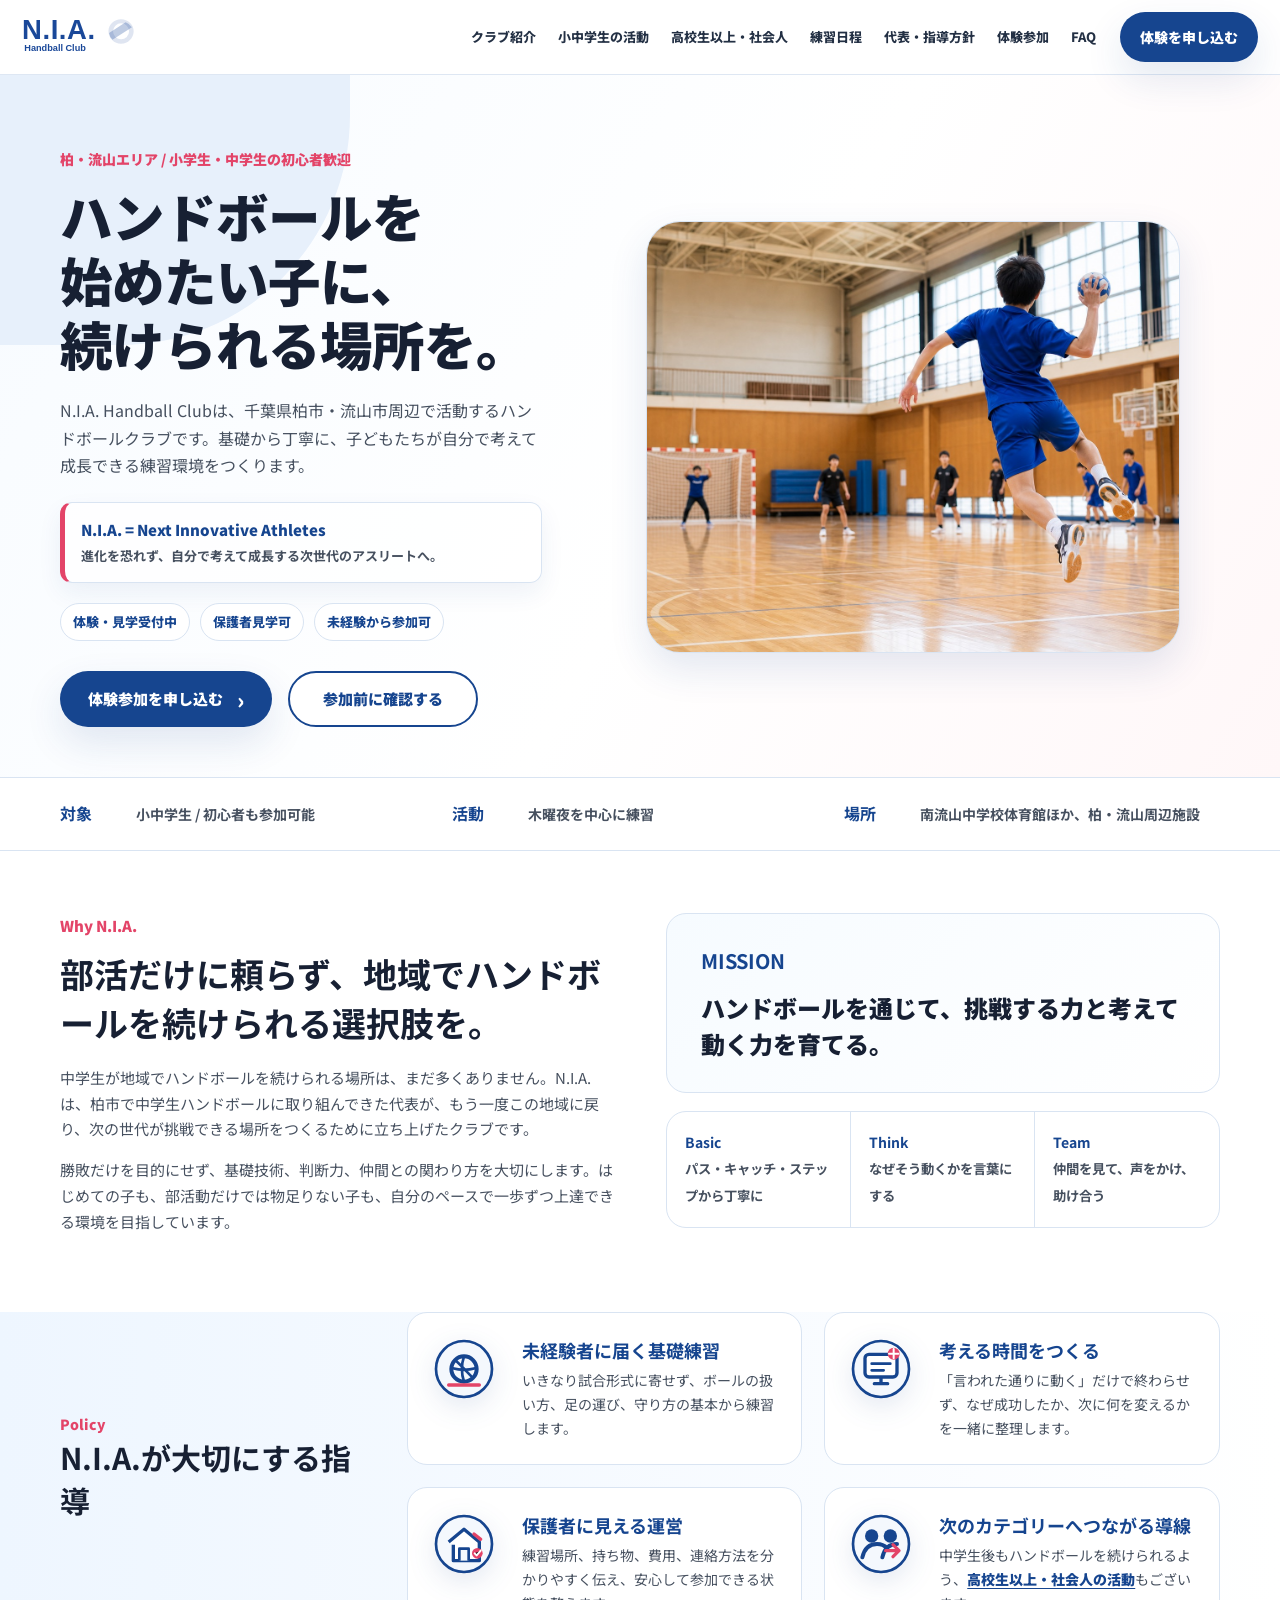
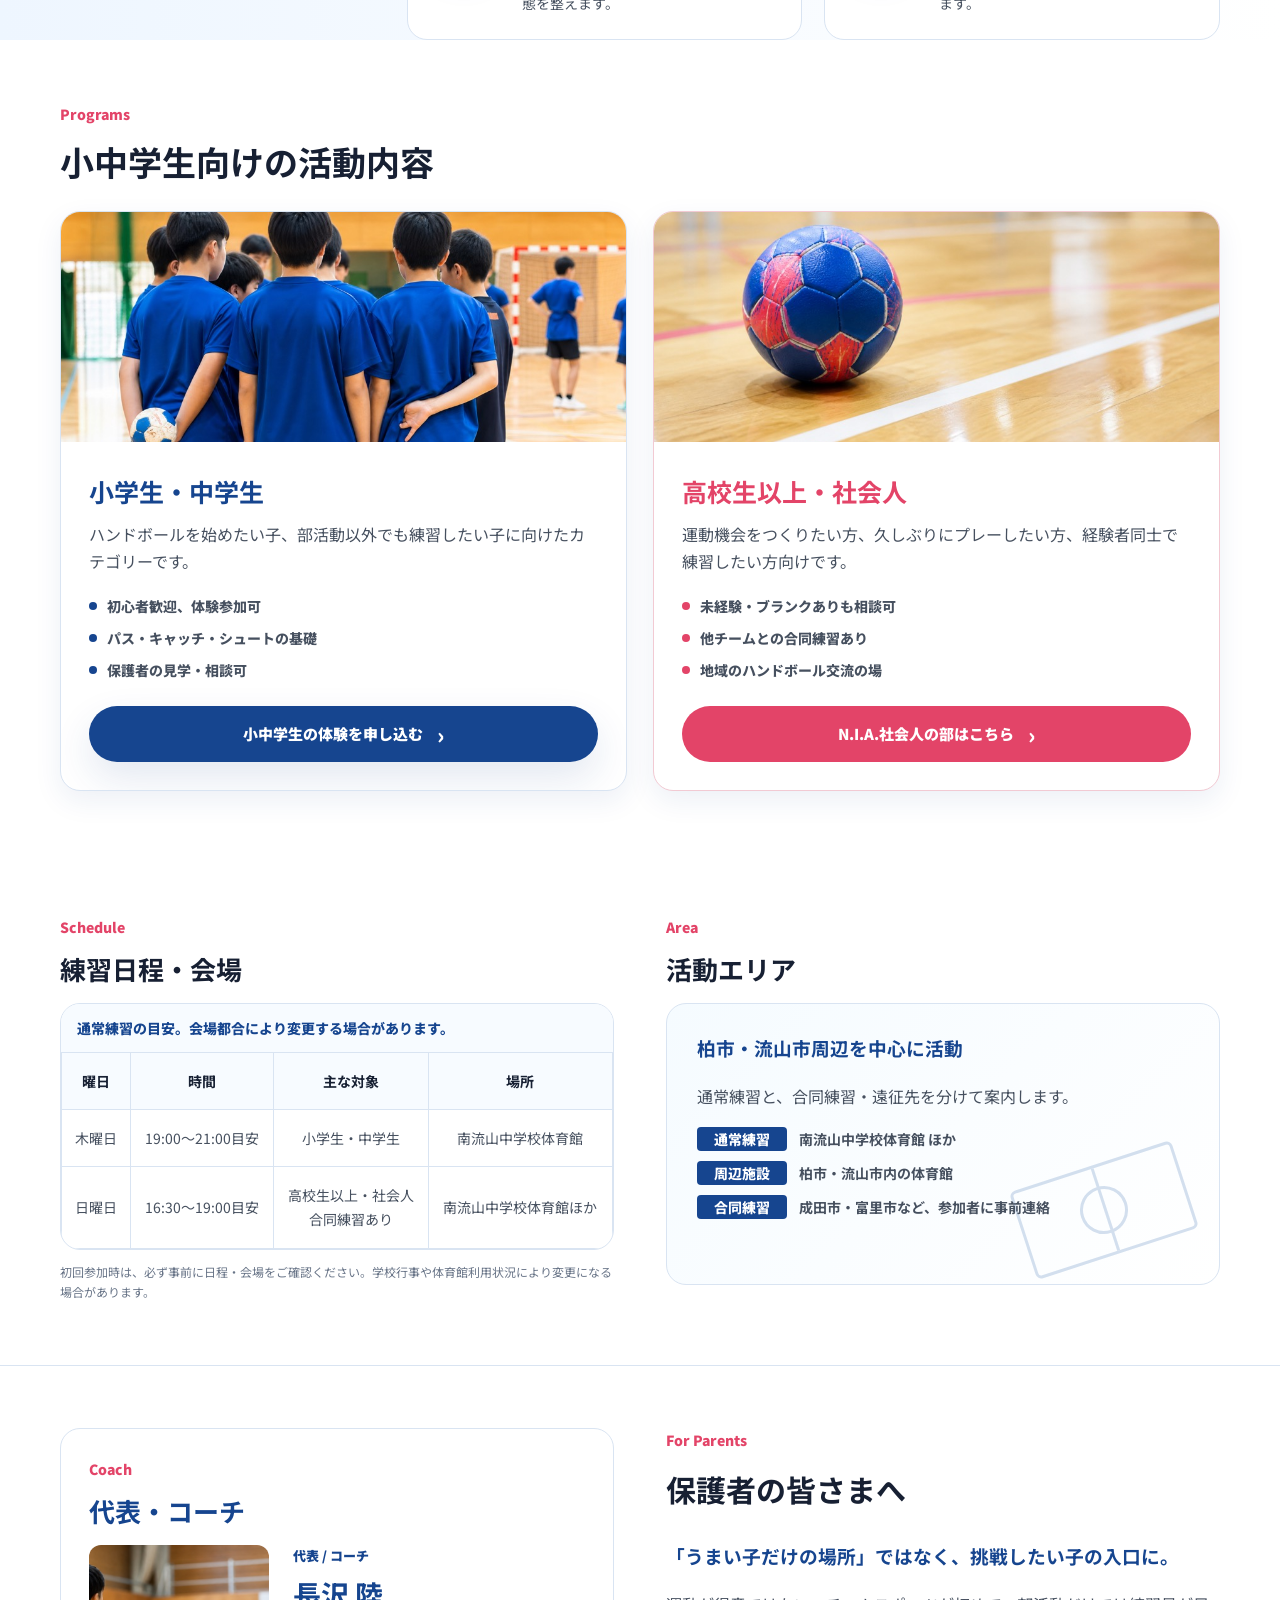
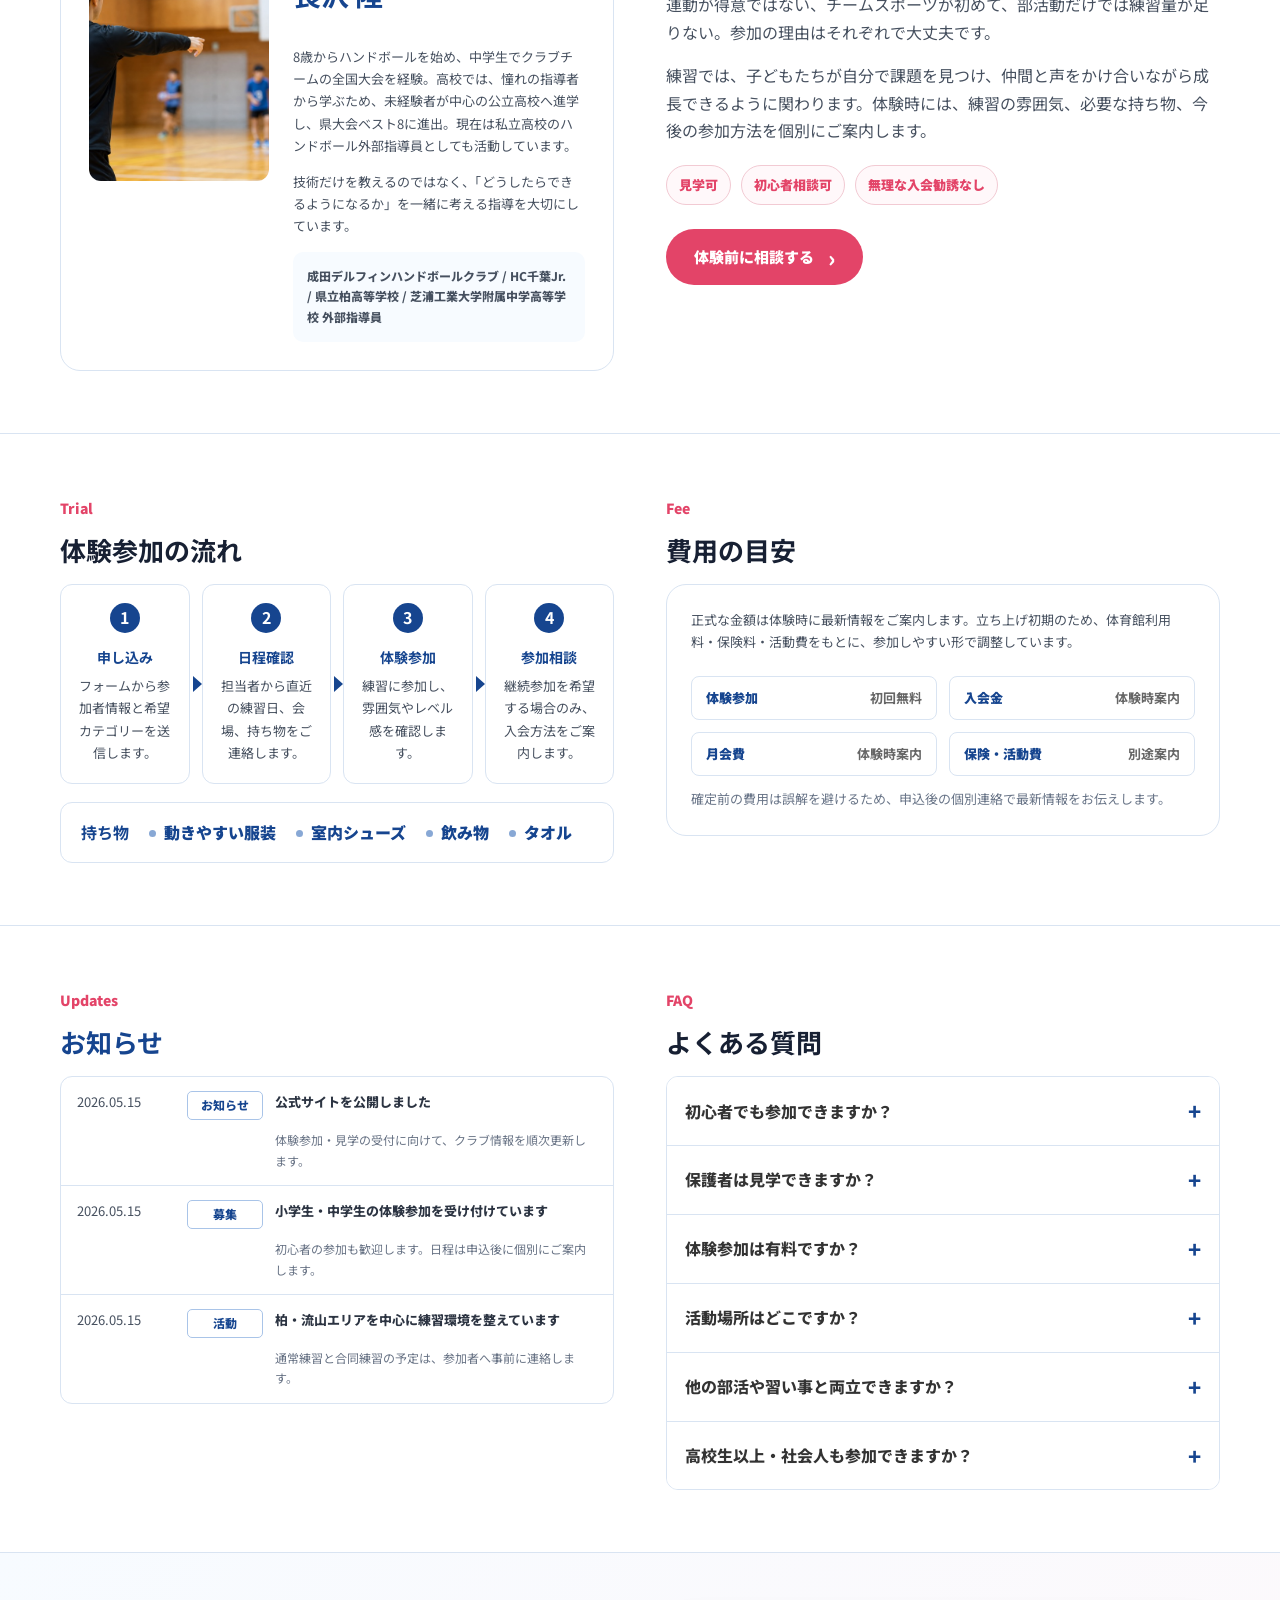
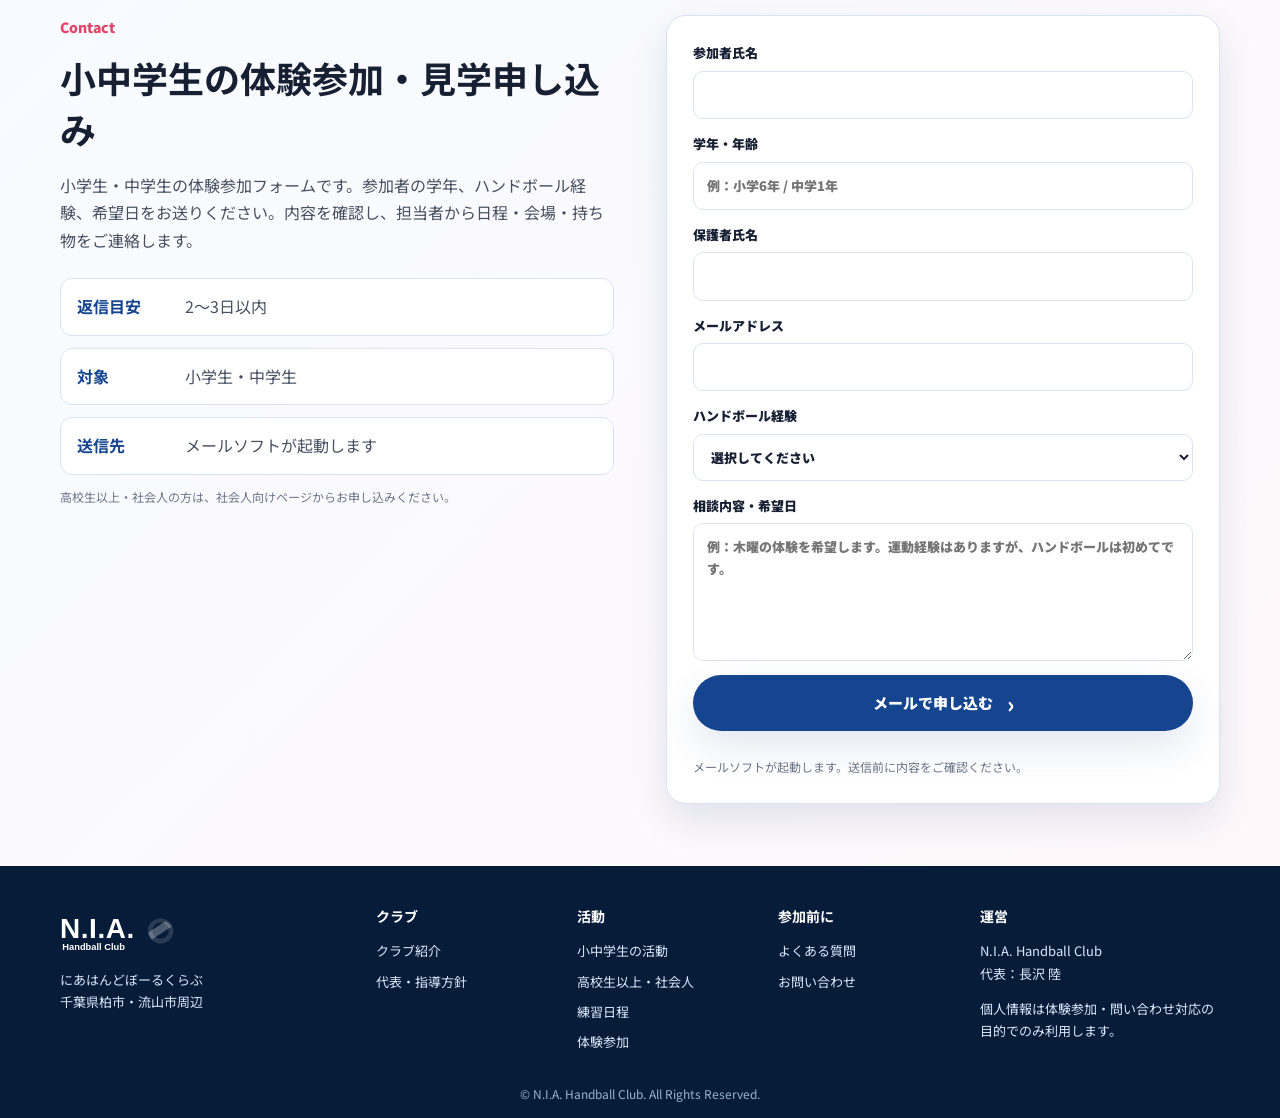
<file: index.html>
<!DOCTYPE html>
<html lang="ja">
<head>
  <meta charset="UTF-8">
  <meta name="viewport" content="width=device-width, initial-scale=1.0">
  <title>N.I.A. Handball Club | 柏・流山の小中学生向けハンドボールクラブ</title>
  <meta name="description" content="N.I.A. Handball Clubは、千葉県柏市・流山市周辺で活動するハンドボールクラブです。小学生・中学生の初心者歓迎。体験参加・見学を受け付けています。">
  <meta name="theme-color" content="#16458f">
  <meta property="og:type" content="website">
  <meta property="og:title" content="N.I.A. Handball Club | 柏・流山のハンドボールクラブ">
  <meta property="og:description" content="小学生・中学生の初心者歓迎。柏・流山エリアで、ハンドボールを始めたい・続けたい子どもたちのためのクラブです。">
  <meta property="og:image" content="assets/hero-handball.jpg">
  <meta name="twitter:card" content="summary_large_image">
  <link rel="icon" href="assets/logo-nia.svg" type="image/svg+xml">
  <link rel="preconnect" href="https://fonts.googleapis.com">
  <link rel="preconnect" href="https://fonts.gstatic.com" crossorigin>
  <link href="https://fonts.googleapis.com/css2?family=Noto+Sans+JP:wght@400;500;700;800;900&display=swap" rel="stylesheet">
  <link rel="stylesheet" href="css/style.css">
</head>
<body>
  <a class="skip-link" href="#main">本文へ移動</a>
  <header class="site-header">
    <div class="header-inner">
      <a class="logo" href="#top" aria-label="N.I.A. Handball Club ホーム">
        <img src="assets/logo-nia.svg" alt="N.I.A. Handball Club" width="300" height="115">
      </a>
      <button class="menu-toggle" type="button" aria-expanded="false" aria-controls="global-nav" aria-label="メニューを開閉">
        <span></span><span></span><span></span>
        <em>MENU</em>
      </button>
      <nav class="global-nav" id="global-nav" aria-label="グローバルナビゲーション">
        <a href="#about">クラブ紹介</a>
        <a href="#programs">小中学生の活動</a>
        <a href="adult.html">高校生以上・社会人</a>
        <a href="#schedule">練習日程</a>
        <a href="#coach">代表・指導方針</a>
        <a href="#trial">体験参加</a>
        <a href="#faq">FAQ</a>
      </nav>
      <a class="header-cta" href="#contact">体験を申し込む</a>
    </div>
  </header>

  <main id="main">
    <section class="hero" id="top">
      <div class="container hero-grid">
        <div class="hero-copy">
          <p class="eyebrow">柏・流山エリア / 小学生・中学生の初心者歓迎</p>
          <h1>ハンドボールを<br>始めたい子に、<br>続けられる場所を。</h1>
          <p class="hero-text">N.I.A. Handball Clubは、千葉県柏市・流山市周辺で活動するハンドボールクラブです。基礎から丁寧に、子どもたちが自分で考えて成長できる練習環境をつくります。</p>
          <div class="name-origin" aria-label="N.I.A.の名前の由来">
            <strong>N.I.A. = Next Innovative Athletes</strong>
            <span>進化を恐れず、自分で考えて成長する次世代のアスリートへ。</span>
          </div>
          <div class="hero-points" aria-label="クラブの特徴">
            <span>体験・見学受付中</span>
            <span>保護者見学可</span>
            <span>未経験から参加可</span>
          </div>
          <div class="button-row">
            <a class="btn btn-primary" href="#contact">体験参加を申し込む <span>›</span></a>
            <a class="btn btn-outline" href="#trial">参加前に確認する</a>
          </div>
        </div>
        <figure class="hero-visual image-card">
          <img src="assets/hero-handball.jpg" alt="体育館でハンドボールの練習に取り組む選手" width="1400" height="933" fetchpriority="high">
        </figure>
      </div>
    </section>

    <section class="trust-strip" aria-label="参加前に確認できること">
      <div class="container trust-grid">
        <div><strong>対象</strong><span>小中学生 / 初心者も参加可能</span></div>
        <div><strong>活動</strong><span>木曜夜を中心に練習</span></div>
        <div><strong>場所</strong><span>南流山中学校体育館ほか、柏・流山周辺施設</span></div>
      </div>
    </section>

    <section class="about" id="about">
      <div class="container about-grid">
        <div class="section-copy">
          <p class="label">Why N.I.A.</p>
          <h2>部活だけに頼らず、地域でハンドボールを続けられる選択肢を。</h2>
          <p>中学生が地域でハンドボールを続けられる場所は、まだ多くありません。N.I.A.は、柏市で中学生ハンドボールに取り組んできた代表が、もう一度この地域に戻り、次の世代が挑戦できる場所をつくるために立ち上げたクラブです。</p>
          <p>勝敗だけを目的にせず、基礎技術、判断力、仲間との関わり方を大切にします。はじめての子も、部活動だけでは物足りない子も、自分のペースで一歩ずつ上達できる環境を目指しています。</p>
        </div>
        <div class="mission-wrap">
          <div class="mission-card">
            <strong>MISSION</strong>
            <p>ハンドボールを通じて、挑戦する力と考えて動く力を育てる。</p>
          </div>
          <div class="mini-values">
            <div><b>Basic</b><small>パス・キャッチ・ステップから丁寧に</small></div>
            <div><b>Think</b><small>なぜそう動くかを言葉にする</small></div>
            <div><b>Team</b><small>仲間を見て、声をかけ、助け合う</small></div>
          </div>
        </div>
      </div>
    </section>

    <section class="values soft">
      <div class="container values-grid">
        <div class="section-copy compact">
          <p class="label">Policy</p>
          <h2>N.I.A.が大切にする指導</h2>
        </div>
        <article><img class="policy-icon" src="assets/policy-basic.svg" alt="" aria-hidden="true"><h3>未経験者に届く基礎練習</h3><p>いきなり試合形式に寄せず、ボールの扱い方、足の運び、守り方の基本から練習します。</p></article>
        <article><img class="policy-icon" src="assets/policy-think.svg" alt="" aria-hidden="true"><h3>考える時間をつくる</h3><p>「言われた通りに動く」だけで終わらせず、なぜ成功したか、次に何を変えるかを一緒に整理します。</p></article>
        <article><img class="policy-icon" src="assets/policy-trust.svg" alt="" aria-hidden="true"><h3>保護者に見える運営</h3><p>練習場所、持ち物、費用、連絡方法を分かりやすく伝え、安心して参加できる状態を整えます。</p></article>
        <article><img class="policy-icon" src="assets/policy-next.svg" alt="" aria-hidden="true"><h3>次のカテゴリーへつながる導線</h3><p>中学生後もハンドボールを続けられるよう、<a href="adult.html">高校生以上・社会人の活動</a>もございます。</p></article>
      </div>
    </section>

    <section class="programs" id="programs" aria-labelledby="programs-title">
      <div class="container">
        <div class="section-heading">
          <p class="label">Programs</p>
          <h2 id="programs-title">小中学生向けの活動内容</h2>
        </div>
        <div class="pick-grid">
          <article class="pick-card blue-card" id="junior">
            <img class="card-photo" src="assets/junior-team.jpg" alt="ジュニア選手が体育館で練習する様子" width="900" height="600" loading="lazy">
            <div>
              <h3>小学生・中学生</h3>
              <p>ハンドボールを始めたい子、部活動以外でも練習したい子に向けたカテゴリーです。</p>
              <ul class="check-list">
                <li>初心者歓迎、体験参加可</li>
                <li>パス・キャッチ・シュートの基礎</li>
                <li>保護者の見学・相談可</li>
              </ul>
              <a class="btn btn-primary wide" href="#contact">小中学生の体験を申し込む <span>›</span></a>
            </div>
          </article>
          <article class="pick-card pink-card" id="adult">
            <img class="card-photo" src="assets/handball-ball.jpg" alt="体育館の床に置かれたハンドボール" width="900" height="600" loading="lazy">
            <div>
              <h3>高校生以上・社会人</h3>
              <p>運動機会をつくりたい方、久しぶりにプレーしたい方、経験者同士で練習したい方向けです。</p>
              <ul class="check-list pink-check">
                <li>未経験・ブランクありも相談可</li>
                <li>他チームとの合同練習あり</li>
                <li>地域のハンドボール交流の場</li>
              </ul>
              <a class="btn btn-secondary wide" href="adult.html">N.I.A.社会人の部はこちら <span>›</span></a>
            </div>
          </article>
        </div>
      </div>
    </section>

    <section class="activity" id="schedule" aria-labelledby="schedule-title">
      <div class="container two-col">
        <div>
          <p class="label">Schedule</p>
          <h2 class="block-title" id="schedule-title">練習日程・会場</h2>
          <div class="table-card">
            <table>
              <caption>通常練習の目安。会場都合により変更する場合があります。</caption>
              <thead><tr><th scope="col">曜日</th><th scope="col">時間</th><th scope="col">主な対象</th><th scope="col">場所</th></tr></thead>
              <tbody>
                <tr><td>木曜日</td><td>19:00〜21:00目安</td><td>小学生・中学生</td><td>南流山中学校体育館</td></tr>
                <tr><td>日曜日</td><td>16:30〜19:00目安</td><td>高校生以上・社会人<br>合同練習あり</td><td>南流山中学校体育館ほか</td></tr>
              </tbody>
            </table>
          </div>
          <p class="note">初回参加時は、必ず事前に日程・会場をご確認ください。学校行事や体育館利用状況により変更になる場合があります。</p>
        </div>
        <div>
          <p class="label">Area</p>
          <h2 class="block-title">活動エリア</h2>
          <div class="area-card">
            <h3>柏市・流山市周辺を中心に活動</h3>
            <p>通常練習と、合同練習・遠征先を分けて案内します。</p>
            <dl class="area-list">
              <div><dt>通常練習</dt><dd>南流山中学校体育館 ほか</dd></div>
              <div><dt>周辺施設</dt><dd>柏市・流山市内の体育館</dd></div>
              <div><dt>合同練習</dt><dd>成田市・富里市など、参加者に事前連絡</dd></div>
            </dl>
            <div class="court-mini" aria-hidden="true"></div>
          </div>
        </div>
      </div>
    </section>

    <section class="coach-parent split-line" id="coach">
      <div class="container two-col">
        <article class="coach-box">
          <p class="label">Coach</p>
          <h2 class="blue-head">代表・コーチ</h2>
          <div class="coach-content">
            <img class="coach-photo" src="assets/coach-profile.jpg" alt="体育館で選手に指導するコーチ" width="900" height="600" loading="lazy">
            <div>
              <p class="role">代表 / コーチ</p>
              <h3>長沢 陸</h3>
              <p>8歳からハンドボールを始め、中学生でクラブチームの全国大会を経験。高校では、憧れの指導者から学ぶため、未経験者が中心の公立高校へ進学し、県大会ベスト8に進出。現在は私立高校のハンドボール外部指導員としても活動しています。</p>
              <p>技術だけを教えるのではなく、「どうしたらできるようになるか」を一緒に考える指導を大切にしています。</p>
              <div class="career">成田デルフィンハンドボールクラブ / HC千葉Jr. / 県立柏高等学校 / 芝浦工業大学附属中学高等学校 外部指導員</div>
            </div>
          </div>
        </article>
        <article class="parent-box">
          <p class="label">For Parents</p>
          <h2>保護者の皆さまへ</h2>
          <h3>「うまい子だけの場所」ではなく、挑戦したい子の入口に。</h3>
          <p>運動が得意ではない、チームスポーツが初めて、部活動だけでは練習量が足りない。参加の理由はそれぞれで大丈夫です。</p>
          <p>練習では、子どもたちが自分で課題を見つけ、仲間と声をかけ合いながら成長できるように関わります。体験時には、練習の雰囲気、必要な持ち物、今後の参加方法を個別にご案内します。</p>
          <div class="assurance-list">
            <span>見学可</span>
            <span>初心者相談可</span>
            <span>無理な入会勧誘なし</span>
          </div>
          <a class="btn btn-secondary" href="#contact">体験前に相談する <span>›</span></a>
        </article>
      </div>
    </section>

    <section class="trial-cost" id="trial">
      <div class="container two-col">
        <div>
          <p class="label">Trial</p>
          <h2 class="block-title">体験参加の流れ</h2>
          <div class="steps">
            <article><b>1</b><h3>申し込み</h3><p>フォームから参加者情報と希望カテゴリーを送信します。</p></article>
            <article><b>2</b><h3>日程確認</h3><p>担当者から直近の練習日、会場、持ち物をご連絡します。</p></article>
            <article><b>3</b><h3>体験参加</h3><p>練習に参加し、雰囲気やレベル感を確認します。</p></article>
            <article><b>4</b><h3>参加相談</h3><p>継続参加を希望する場合のみ、入会方法をご案内します。</p></article>
          </div>
          <div class="items"><strong>持ち物</strong><span>動きやすい服装</span><span>室内シューズ</span><span>飲み物</span><span>タオル</span></div>
        </div>
        <div>
          <p class="label">Fee</p>
          <h2 class="block-title">費用の目安</h2>
          <div class="cost-card">
            <p>正式な金額は体験時に最新情報をご案内します。立ち上げ初期のため、体育館利用料・保険料・活動費をもとに、参加しやすい形で調整しています。</p>
            <div class="cost-grid">
              <span>体験参加 <b>初回無料</b></span>
              <span>入会金 <b>体験時案内</b></span>
              <span>月会費 <b>体験時案内</b></span>
              <span>保険・活動費 <b>別途案内</b></span>
            </div>
            <p class="note">確定前の費用は誤解を避けるため、申込後の個別連絡で最新情報をお伝えします。</p>
          </div>
        </div>
      </div>
    </section>

    <section class="news-faq split-line" id="faq">
      <div class="container two-col">
        <div>
          <p class="label">Updates</p>
          <h2 class="blue-head">お知らせ</h2>
          <div class="news-list" aria-label="お知らせ一覧">
            <article><time datetime="2026-05-15">2026.05.15</time><span>お知らせ</span><b>公式サイトを公開しました</b><p>体験参加・見学の受付に向けて、クラブ情報を順次更新します。</p></article>
            <article><time datetime="2026-05-15">2026.05.15</time><span>募集</span><b>小学生・中学生の体験参加を受け付けています</b><p>初心者の参加も歓迎します。日程は申込後に個別にご案内します。</p></article>
            <article><time datetime="2026-05-15">2026.05.15</time><span>活動</span><b>柏・流山エリアを中心に練習環境を整えています</b><p>通常練習と合同練習の予定は、参加者へ事前に連絡します。</p></article>
          </div>
        </div>
        <div>
          <p class="label">FAQ</p>
          <h2 class="block-title">よくある質問</h2>
          <div class="faq-list">
            <div class="faq-item"><button type="button" aria-expanded="false">初心者でも参加できますか？<span aria-hidden="true">+</span></button><p>はい。小学生・中学生の初心者を歓迎しています。最初は基礎練習から参加できます。</p></div>
            <div class="faq-item"><button type="button" aria-expanded="false">保護者は見学できますか？<span aria-hidden="true">+</span></button><p>見学可能です。初回は練習の雰囲気や会場の様子も含めてご確認ください。</p></div>
            <div class="faq-item"><button type="button" aria-expanded="false">体験参加は有料ですか？<span aria-hidden="true">+</span></button><p>初回体験は無料を想定しています。正式な費用や保険料は体験時に最新情報をご案内します。</p></div>
            <div class="faq-item"><button type="button" aria-expanded="false">活動場所はどこですか？<span aria-hidden="true">+</span></button><p>南流山中学校体育館を中心に、柏市・流山市周辺の体育館で活動します。合同練習や遠征の場合は事前に連絡します。</p></div>
            <div class="faq-item"><button type="button" aria-expanded="false">他の部活や習い事と両立できますか？<span aria-hidden="true">+</span></button><p>両立を前提に相談できます。参加頻度やカテゴリーは、体験時に状況を伺ってご案内します。</p></div>
            <div class="faq-item"><button type="button" aria-expanded="false">高校生以上・社会人も参加できますか？<span aria-hidden="true">+</span></button><p>高校生以上・社会人向けの参加案内は別ページで受け付けています。<a href="adult.html">社会人ページ</a>をご確認ください。</p></div>
          </div>
        </div>
      </div>
    </section>

    <section class="contact-section" id="contact" aria-labelledby="contact-title">
      <div class="container contact-grid">
        <div class="contact-copy">
          <p class="label">Contact</p>
          <h2 id="contact-title">小中学生の体験参加・見学申し込み</h2>
          <p>小学生・中学生の体験参加フォームです。参加者の学年、ハンドボール経験、希望日をお送りください。内容を確認し、担当者から日程・会場・持ち物をご連絡します。</p>
          <div class="contact-methods">
            <div><strong>返信目安</strong><span>2〜3日以内</span></div>
            <div><strong>対象</strong><span>小学生・中学生</span></div>
            <div><strong>送信先</strong><span>メールソフトが起動します</span></div>
          </div>
          <p class="note">高校生以上・社会人の方は、<a href="adult.html">社会人向けページ</a>からお申し込みください。</p>
        </div>
        <form class="contact-form" id="trial-form" action="mailto:nia.handball.club@gmail.com">
          <label>参加者氏名
            <input type="text" name="参加者氏名" autocomplete="name" required>
          </label>
          <label>学年・年齢
            <input type="text" name="学年・年齢" placeholder="例：小学6年 / 中学1年" required>
          </label>
          <label>保護者氏名
            <input type="text" name="保護者氏名" autocomplete="name" required>
          </label>
          <label>メールアドレス
            <input type="email" name="メールアドレス" autocomplete="email" required>
          </label>
          <label>ハンドボール経験
            <select name="ハンドボール経験" required>
              <option value="">選択してください</option>
              <option>未経験</option>
              <option>学校やクラブで少し経験あり</option>
              <option>部活動・クラブで継続経験あり</option>
            </select>
          </label>
          <label>相談内容・希望日
            <textarea name="相談内容" rows="5" placeholder="例：木曜の体験を希望します。運動経験はありますが、ハンドボールは初めてです。"></textarea>
          </label>
          <button class="btn btn-primary" type="submit">メールで申し込む <span>›</span></button>
          <p class="form-note">メールソフトが起動します。送信前に内容をご確認ください。</p>
        </form>
      </div>
    </section>
  </main>

  <footer class="site-footer">
    <div class="container footer-grid">
      <div class="footer-brand">
        <a class="logo footer-logo" href="#top"><img src="assets/logo-nia.svg" alt="N.I.A. Handball Club" width="300" height="115"></a>
        <p>にあはんどぼーるくらぶ<br>千葉県柏市・流山市周辺</p>
      </div>
      <div><h3>クラブ</h3><a href="#about">クラブ紹介</a><a href="#coach">代表・指導方針</a></div>
      <div><h3>活動</h3><a href="#programs">小中学生の活動</a><a href="adult.html">高校生以上・社会人</a><a href="#schedule">練習日程</a><a href="#trial">体験参加</a></div>
      <div><h3>参加前に</h3><a href="#faq">よくある質問</a><a href="#contact">お問い合わせ</a></div>
      <div class="footer-info"><h3>運営</h3><p>N.I.A. Handball Club<br>代表：長沢 陸</p><p>個人情報は体験参加・問い合わせ対応の目的でのみ利用します。</p></div>
    </div>
    <p class="copyright">© N.I.A. Handball Club. All Rights Reserved.</p>
  </footer>
  <script src="js/main.js"></script>
</body>
</html>
</file>
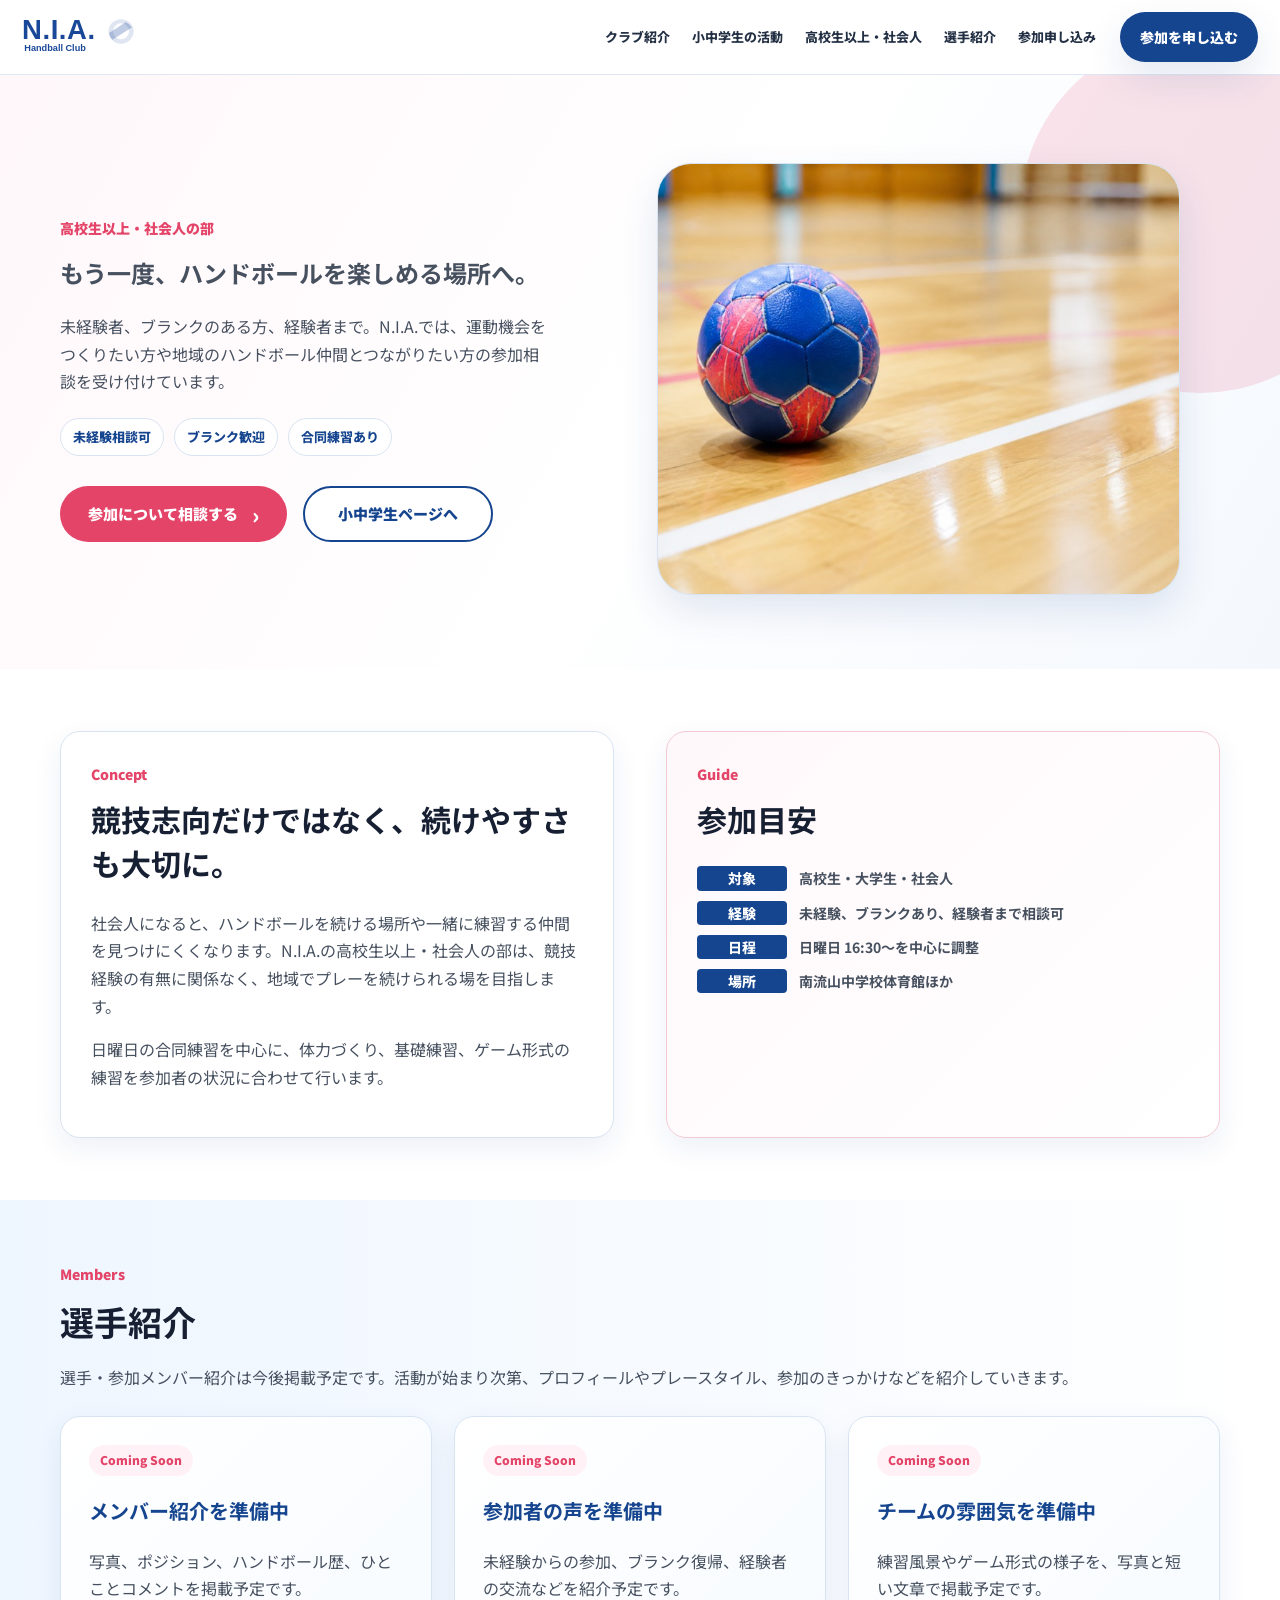
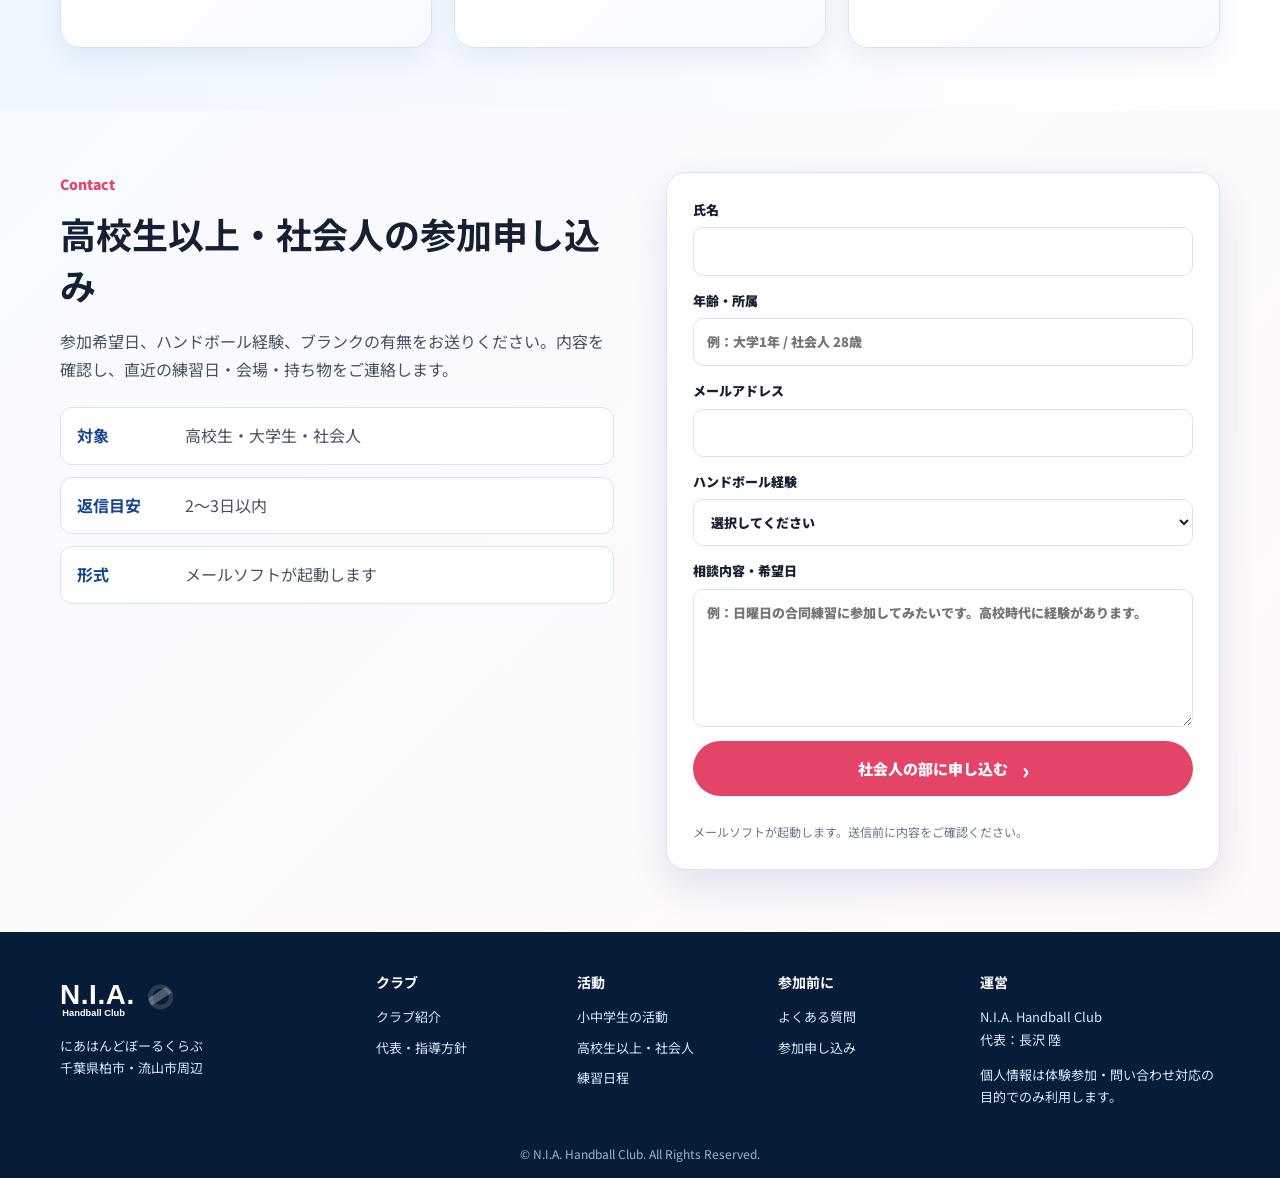
<file: adult.html>
<!DOCTYPE html>
<html lang="ja">
<head>
  <meta charset="UTF-8">
  <meta name="viewport" content="width=device-width, initial-scale=1.0">
  <title>高校生以上・社会人の部 | N.I.A. Handball Club</title>
  <meta name="description" content="N.I.A. Handball Clubの高校生以上・社会人向けページ。未経験者、ブランクのある方、経験者まで参加相談を受け付けています。">
  <meta name="theme-color" content="#16458f">
  <link rel="icon" href="assets/logo-nia.svg" type="image/svg+xml">
  <link rel="preconnect" href="https://fonts.googleapis.com">
  <link rel="preconnect" href="https://fonts.gstatic.com" crossorigin>
  <link href="https://fonts.googleapis.com/css2?family=Noto+Sans+JP:wght@400;500;700;800;900&display=swap" rel="stylesheet">
  <link rel="stylesheet" href="css/style.css">
</head>
<body>
  <a class="skip-link" href="#main">本文へ移動</a>
  <header class="site-header">
    <div class="header-inner">
      <a class="logo" href="index.html#top" aria-label="N.I.A. Handball Club ホーム">
        <img src="assets/logo-nia.svg" alt="N.I.A. Handball Club" width="300" height="115">
      </a>
      <button class="menu-toggle" type="button" aria-expanded="false" aria-controls="global-nav" aria-label="メニューを開閉">
        <span></span><span></span><span></span>
        <em>MENU</em>
      </button>
      <nav class="global-nav" id="global-nav" aria-label="グローバルナビゲーション">
        <a href="index.html#about">クラブ紹介</a>
        <a href="index.html#programs">小中学生の活動</a>
        <a href="adult.html">高校生以上・社会人</a>
        <a href="#members">選手紹介</a>
        <a href="#adult-contact">参加申し込み</a>
      </nav>
      <a class="header-cta" href="#adult-contact">参加を申し込む</a>
    </div>
  </header>

  <main id="main">
    <section class="adult-hero">
      <div class="container adult-hero-grid">
        <div class="hero-copy">
          <p class="eyebrow">高校生以上・社会人の部</p>
          <h1>もう一度、ハンドボールを楽しめる場所へ。</h1>
          <p class="hero-text">未経験者、ブランクのある方、経験者まで。N.I.A.では、運動機会をつくりたい方や地域のハンドボール仲間とつながりたい方の参加相談を受け付けています。</p>
          <div class="hero-points" aria-label="社会人の部の特徴">
            <span>未経験相談可</span>
            <span>ブランク歓迎</span>
            <span>合同練習あり</span>
          </div>
          <div class="button-row">
            <a class="btn btn-secondary" href="#adult-contact">参加について相談する <span>›</span></a>
            <a class="btn btn-outline" href="index.html">小中学生ページへ</a>
          </div>
        </div>
        <figure class="hero-visual image-card">
          <img src="assets/handball-ball.jpg" alt="体育館の床に置かれたハンドボール" width="1400" height="933" fetchpriority="high">
        </figure>
      </div>
    </section>

    <section class="adult-overview">
      <div class="container two-col">
        <div class="adult-card">
          <p class="label">Concept</p>
          <h2>競技志向だけではなく、続けやすさも大切に。</h2>
          <p>社会人になると、ハンドボールを続ける場所や一緒に練習する仲間を見つけにくくなります。N.I.A.の高校生以上・社会人の部は、競技経験の有無に関係なく、地域でプレーを続けられる場を目指します。</p>
          <p>日曜日の合同練習を中心に、体力づくり、基礎練習、ゲーム形式の練習を参加者の状況に合わせて行います。</p>
        </div>
        <div class="adult-card adult-info-card">
          <p class="label">Guide</p>
          <h2>参加目安</h2>
          <dl class="area-list">
            <div><dt>対象</dt><dd>高校生・大学生・社会人</dd></div>
            <div><dt>経験</dt><dd>未経験、ブランクあり、経験者まで相談可</dd></div>
            <div><dt>日程</dt><dd>日曜日 16:30〜を中心に調整</dd></div>
            <div><dt>場所</dt><dd>南流山中学校体育館ほか</dd></div>
          </dl>
        </div>
      </div>
    </section>

    <section class="members-section soft" id="members">
      <div class="container">
        <div class="section-heading">
          <p class="label">Members</p>
          <h2>選手紹介</h2>
          <p>選手・参加メンバー紹介は今後掲載予定です。活動が始まり次第、プロフィールやプレースタイル、参加のきっかけなどを紹介していきます。</p>
        </div>
        <div class="member-grid">
          <article class="member-card coming-soon"><span>Coming Soon</span><h3>メンバー紹介を準備中</h3><p>写真、ポジション、ハンドボール歴、ひとことコメントを掲載予定です。</p></article>
          <article class="member-card coming-soon"><span>Coming Soon</span><h3>参加者の声を準備中</h3><p>未経験からの参加、ブランク復帰、経験者の交流などを紹介予定です。</p></article>
          <article class="member-card coming-soon"><span>Coming Soon</span><h3>チームの雰囲気を準備中</h3><p>練習風景やゲーム形式の様子を、写真と短い文章で掲載予定です。</p></article>
        </div>
      </div>
    </section>

    <section class="contact-section" id="adult-contact" aria-labelledby="adult-contact-title">
      <div class="container contact-grid">
        <div class="contact-copy">
          <p class="label">Contact</p>
          <h2 id="adult-contact-title">高校生以上・社会人の参加申し込み</h2>
          <p>参加希望日、ハンドボール経験、ブランクの有無をお送りください。内容を確認し、直近の練習日・会場・持ち物をご連絡します。</p>
          <div class="contact-methods">
            <div><strong>対象</strong><span>高校生・大学生・社会人</span></div>
            <div><strong>返信目安</strong><span>2〜3日以内</span></div>
            <div><strong>形式</strong><span>メールソフトが起動します</span></div>
          </div>
        </div>
        <form class="contact-form" id="adult-form" action="mailto:nia.handball.club@gmail.com">
          <label>氏名
            <input type="text" name="氏名" autocomplete="name" required>
          </label>
          <label>年齢・所属
            <input type="text" name="年齢・所属" placeholder="例：大学1年 / 社会人 28歳" required>
          </label>
          <label>メールアドレス
            <input type="email" name="メールアドレス" autocomplete="email" required>
          </label>
          <label>ハンドボール経験
            <select name="ハンドボール経験" required>
              <option value="">選択してください</option>
              <option>未経験</option>
              <option>ブランクあり</option>
              <option>部活・クラブ経験あり</option>
              <option>現在も継続してプレー中</option>
            </select>
          </label>
          <label>相談内容・希望日
            <textarea name="相談内容" rows="5" placeholder="例：日曜日の合同練習に参加してみたいです。高校時代に経験があります。"></textarea>
          </label>
          <button class="btn btn-secondary" type="submit">社会人の部に申し込む <span>›</span></button>
          <p class="form-note">メールソフトが起動します。送信前に内容をご確認ください。</p>
        </form>
      </div>
    </section>
  </main>

  <footer class="site-footer">
    <div class="container footer-grid">
      <div class="footer-brand">
        <a class="logo footer-logo" href="index.html#top"><img src="assets/logo-nia.svg" alt="N.I.A. Handball Club" width="300" height="115"></a>
        <p>にあはんどぼーるくらぶ<br>千葉県柏市・流山市周辺</p>
      </div>
      <div><h3>クラブ</h3><a href="index.html#about">クラブ紹介</a><a href="index.html#coach">代表・指導方針</a></div>
      <div><h3>活動</h3><a href="index.html#programs">小中学生の活動</a><a href="adult.html">高校生以上・社会人</a><a href="index.html#schedule">練習日程</a></div>
      <div><h3>参加前に</h3><a href="index.html#faq">よくある質問</a><a href="#adult-contact">参加申し込み</a></div>
      <div class="footer-info"><h3>運営</h3><p>N.I.A. Handball Club<br>代表：長沢 陸</p><p>個人情報は体験参加・問い合わせ対応の目的でのみ利用します。</p></div>
    </div>
    <p class="copyright">© N.I.A. Handball Club. All Rights Reserved.</p>
  </footer>
  <script src="js/main.js"></script>
</body>
</html>
</file>
<file: css/style.css>
:root {
  --color-primary: #16458f;
  --color-primary-dark: #0a2a5e;
  --color-secondary: #e34468;
  --color-accent: #0c8b7b;
  --color-bg: #ffffff;
  --color-bg-soft: #f4f8fd;
  --color-bg-warm: #fff8f4;
  --color-text: #46505f;
  --color-text-dark: #172033;
  --color-border: #d9e4f2;
  --color-footer: #071c39;
  --radius-md: 12px;
  --radius-lg: 20px;
  --radius-pill: 999px;
  --shadow-soft: 0 16px 38px rgba(22, 69, 143, 0.12);
}

* { box-sizing: border-box; }
html { scroll-behavior: smooth; }
body {
  margin: 0;
  font-family: "Noto Sans JP", system-ui, sans-serif;
  color: var(--color-text);
  background: var(--color-bg);
  line-height: 1.72;
  overflow-x: hidden;
  overflow-wrap: anywhere;
}
a { color: inherit; text-decoration: none; }
img { max-width: 100%; height: auto; }
h1, h2, h3, p { margin-top: 0; }
button, input, textarea, select { font: inherit; }
.container { width: min(1160px, calc(100% - 64px)); margin: 0 auto; }
.skip-link { position: absolute; left: 12px; top: -80px; z-index: 100; padding: 10px 14px; color: #fff; background: var(--color-primary); border-radius: 8px; }
.skip-link:focus { top: 12px; }

.site-header {
  position: sticky;
  top: 0;
  z-index: 20;
  background: rgba(255, 255, 255, 0.95);
  border-bottom: 1px solid rgba(217, 228, 242, 0.86);
  backdrop-filter: blur(12px);
}
.header-inner {
  width: min(1240px, calc(100% - 44px));
  min-height: 74px;
  margin: 0 auto;
  display: flex;
  align-items: center;
  gap: 24px;
}
.logo { display: inline-flex; width: 126px; line-height: 1; }
.logo img { display: block; width: 100%; height: auto; }
.global-nav { margin-left: auto; display: flex; align-items: center; gap: 22px; font-size: 13px; font-weight: 800; color: #233044; white-space: nowrap; }
.global-nav a:hover, .global-nav a:focus-visible { color: var(--color-primary); }
.header-cta, .btn, .small-btn {
  display: inline-flex;
  align-items: center;
  justify-content: center;
  border-radius: var(--radius-pill);
  font-weight: 900;
  transition: transform .2s ease, background .2s ease, border-color .2s ease, box-shadow .2s ease;
}
.header-cta { color: #fff; background: var(--color-primary); padding: 13px 20px; font-size: 14px; box-shadow: var(--shadow-soft); }
.header-cta:hover, .btn:hover, .small-btn:hover { transform: translateY(-2px); }
.menu-toggle { display: none; }

.hero { position: relative; padding: 72px 0 50px; overflow: hidden; background: linear-gradient(120deg, #f7fbff 0%, #fff 55%, #fff7f8 100%); }
.hero::before {
  content: "";
  position: absolute;
  left: -80px;
  top: 0;
  width: 430px;
  height: 270px;
  border-radius: 0 0 230px 0;
  background: #e7f0fb;
}
.hero-grid { position: relative; display: grid; grid-template-columns: .88fr 1.12fr; gap: 64px; align-items: center; }
.eyebrow, .label { margin-bottom: 12px; color: var(--color-secondary); font-size: 14px; font-weight: 900; letter-spacing: 0; }
.hero h1 { margin-bottom: 22px; color: var(--color-text-dark); font-size: clamp(40px, 4.1vw, 62px); line-height: 1.22; font-weight: 900; }
.hero-text { max-width: 580px; margin-bottom: 22px; font-size: 16px; }
.name-origin {
  max-width: 540px;
  margin: 0 0 20px;
  padding: 14px 16px;
  border: 1px solid var(--color-border);
  border-left: 5px solid var(--color-secondary);
  border-radius: var(--radius-md);
  background: rgba(255, 255, 255, .78);
  box-shadow: 0 10px 24px rgba(22, 69, 143, 0.07);
}
.name-origin strong { display: block; color: var(--color-primary); font-size: 15px; font-weight: 900; }
.name-origin span { display: block; margin-top: 3px; color: var(--color-text); font-size: 13px; font-weight: 700; }
.hero-points { display: flex; flex-wrap: wrap; gap: 10px; margin-bottom: 30px; }
.hero-points span { padding: 7px 12px; color: var(--color-primary); background: #fff; border: 1px solid var(--color-border); border-radius: var(--radius-pill); font-size: 13px; font-weight: 800; }
.button-row { display: flex; flex-wrap: wrap; gap: 16px; }
.btn { min-width: 190px; min-height: 54px; padding: 13px 26px; border: 2px solid transparent; font-size: 15px; cursor: pointer; }
.btn span, .small-btn span { margin-left: 14px; font-size: 22px; line-height: 0; }
.btn-primary { background: var(--color-primary); color: #fff; box-shadow: var(--shadow-soft); }
.btn-secondary { background: var(--color-secondary); color: #fff; }
.btn-outline { color: var(--color-primary); border-color: var(--color-primary); background: #fff; }
.image-card { position: relative; overflow: hidden; border-radius: 34px; background: #dce8f8; border: 1px solid var(--color-border); min-height: 430px; box-shadow: var(--shadow-soft); }
.image-card img { width: 100%; height: 100%; min-height: 430px; object-fit: cover; display: block; }

.trust-strip { padding: 22px 0; border-top: 1px solid var(--color-border); border-bottom: 1px solid var(--color-border); background: #fff; }
.trust-grid { display: grid; grid-template-columns: repeat(3, 1fr); gap: 16px; }
.trust-grid div { display: grid; grid-template-columns: 64px 1fr; gap: 12px; align-items: center; }
.trust-grid strong { color: var(--color-primary); }
.trust-grid span { font-size: 14px; font-weight: 700; }

.about, .programs, .activity, .coach-parent, .trial-cost, .news-faq, .contact-section, .adult-overview, .members-section { padding: 62px 0; }
.about-grid, .two-col, .contact-grid { display: grid; grid-template-columns: 1fr 1fr; gap: 52px; }
.section-copy h2, .section-heading h2, .contact-copy h2 { margin-bottom: 18px; color: var(--color-text-dark); font-size: 34px; line-height: 1.42; }
.section-copy p { font-size: 15px; }
.compact h2 { font-size: 30px; }
.mission-card { padding: 30px 34px; border: 1px solid var(--color-border); border-radius: var(--radius-lg); background: linear-gradient(135deg, #f6fbff, #fff); }
.mission-card strong { display: block; margin-bottom: 12px; color: var(--color-primary); font-size: 20px; }
.mission-card p { margin: 0; color: var(--color-text-dark); font-size: 24px; font-weight: 900; line-height: 1.5; }
.mini-values { margin-top: 18px; display: grid; grid-template-columns: repeat(3, 1fr); border: 1px solid var(--color-border); border-radius: var(--radius-lg); overflow: hidden; background: #fff; }
.mini-values div { padding: 18px; border-right: 1px solid var(--color-border); }
.mini-values div:last-child { border-right: 0; }
.mini-values b { display: block; color: var(--color-primary); font-size: 14px; }
.mini-values small { font-weight: 700; }

.soft { background: linear-gradient(90deg, #eef6ff, #fff); }
.values-grid { display: grid; grid-template-columns: .82fr 1fr 1fr; gap: 22px; align-items: stretch; }
.values-grid .compact {
  grid-row: span 2;
  align-self: center;
  padding-right: 14px;
}
.values-grid article, .detail-card, .table-card, .area-card, .coach-box, .cost-card, .news-list, .faq-list, .contact-form {
  border: 1px solid var(--color-border);
  border-radius: var(--radius-lg);
  background: #fff;
}
.values-grid article { display: grid; grid-template-columns: 72px 1fr; column-gap: 18px; padding: 24px; }
.policy-icon { grid-row: span 2; width: 64px; height: 64px; display: block; filter: drop-shadow(0 8px 14px rgba(22, 69, 143, .12)); }
.values-grid h3 { margin-bottom: 5px; color: var(--color-primary); font-size: 18px; line-height: 1.45; }
.values-grid p { margin: 0; font-size: 14px; }
.values-grid p a { color: var(--color-primary); font-weight: 900; text-decoration: underline; text-underline-offset: 3px; }

.section-heading { margin-bottom: 24px; }
.pick-grid { display: grid; grid-template-columns: repeat(2, 1fr); gap: 26px; }
.pick-card { overflow: hidden; border: 1px solid var(--color-border); border-radius: var(--radius-lg); background: #fff; box-shadow: 0 10px 28px rgba(22, 69, 143, 0.08); }
.pick-card > div { padding: 28px; }
.pink-card { border-color: #f2cad3; }
.pick-card h3 { margin-bottom: 8px; color: var(--color-primary); font-size: 25px; }
.pink-card h3 { color: var(--color-secondary); }
.card-photo { width: 100%; height: 230px; object-fit: cover; display: block; }
.check-list { list-style: none; padding: 0; margin: 18px 0 24px; font-weight: 800; font-size: 14px; }
.check-list li { margin: 8px 0; }
.check-list li::before { content: ""; display: inline-block; width: 8px; height: 8px; margin-right: 10px; border-radius: 50%; background: var(--color-primary); vertical-align: 2px; }
.pink-check li::before { background: var(--color-secondary); }
.wide { width: 100%; }

.block-title, .blue-head { margin-bottom: 16px; color: var(--color-text-dark); font-size: 26px; line-height: 1.4; }
.blue-head { color: var(--color-primary); }
.table-card { overflow: hidden; }
table { width: 100%; border-collapse: collapse; font-size: 14px; }
caption { padding: 12px 16px; color: var(--color-primary); background: #f7fbff; text-align: left; font-weight: 800; }
th, td { padding: 16px 12px; text-align: center; border: 1px solid var(--color-border); }
th { color: var(--color-text-dark); background: #f7fbff; }
.note, .form-note { margin: 12px 0 0; color: #697588; font-size: 12px; }
.area-card { position: relative; padding: 28px 30px; min-height: 282px; background: linear-gradient(135deg, #f5fbff, #fff); overflow: hidden; }
.area-card h3 { color: var(--color-primary); }
.area-list { position: relative; z-index: 1; margin: 12px 0 0; font-size: 14px; }
.area-list div { display: grid; grid-template-columns: 90px 1fr; gap: 12px; margin: 10px 0; }
.area-list dt { color: #fff; background: var(--color-primary); border-radius: 4px; text-align: center; font-weight: 800; }
.area-list dd { margin: 0; font-weight: 700; }
.court-mini { position: absolute; right: 30px; bottom: 28px; width: 170px; height: 92px; border: 3px solid #c2d3e8; transform: rotate(-18deg); border-radius: 6px; opacity: .72; }
.court-mini::before { content: ""; position: absolute; left: 50%; top: 0; bottom: 0; border-left: 3px solid #c2d3e8; }
.court-mini::after { content: ""; position: absolute; left: 50%; top: 50%; width: 42px; height: 42px; border: 3px solid #c2d3e8; border-radius: 50%; transform: translate(-50%, -50%); }

.split-line { border-top: 1px solid var(--color-border); border-bottom: 1px solid var(--color-border); background: #fff; }
.coach-box { padding: 28px; }
.coach-content { display: grid; grid-template-columns: 180px 1fr; gap: 24px; }
.coach-photo { width: 180px; min-height: 236px; height: 236px; object-fit: cover; border-radius: var(--radius-md); display: block; }
.role { margin-bottom: 2px; color: var(--color-primary); font-weight: 900; }
.coach-content h3 { color: var(--color-primary); font-size: 28px; }
.coach-content p { font-size: 13px; }
.career { margin-top: 14px; padding: 14px; border-radius: 10px; background: #f7fbff; font-size: 12px; font-weight: 800; }
.parent-box h2 { color: var(--color-text-dark); font-size: 30px; }
.parent-box h3 { color: var(--color-primary); }
.assurance-list { display: flex; flex-wrap: wrap; gap: 10px; margin: 20px 0 24px; }
.assurance-list span { padding: 8px 12px; color: var(--color-secondary); border: 1px solid #f2cad3; border-radius: var(--radius-pill); background: #fff8fa; font-size: 13px; font-weight: 900; }

.steps { display: grid; grid-template-columns: repeat(4, 1fr); gap: 12px; }
.steps article { position: relative; padding: 18px 14px; text-align: center; border: 1px solid var(--color-border); border-radius: var(--radius-md); background: #fff; }
.steps article:not(:last-child)::after { content: ""; position: absolute; right: -13px; top: 50%; transform: translateY(-50%); border-left: 9px solid var(--color-primary); border-top: 8px solid transparent; border-bottom: 8px solid transparent; }
.steps b { display: inline-grid; place-items: center; width: 30px; height: 30px; border-radius: 50%; background: var(--color-primary); color: #fff; }
.steps h3 { margin: 12px 0 6px; color: var(--color-primary); font-size: 14px; }
.steps p, .cost-card p { font-size: 13px; margin-bottom: 0; }
.items { margin-top: 18px; display: flex; flex-wrap: wrap; align-items: center; gap: 12px 20px; padding: 16px 20px; border: 1px solid var(--color-border); border-radius: var(--radius-md); color: var(--color-primary); font-weight: 900; }
.items span::before { content: ""; display: inline-block; width: 7px; height: 7px; margin-right: 8px; border-radius: 50%; background: #88a8d5; vertical-align: 2px; }
.cost-card { padding: 24px; }
.cost-grid { display: grid; grid-template-columns: repeat(2, 1fr); gap: 12px; margin-top: 22px; }
.cost-grid span { display: flex; justify-content: space-between; gap: 12px; padding: 10px 14px; border: 1px solid var(--color-border); border-radius: 8px; color: var(--color-primary); font-weight: 900; font-size: 13px; }
.cost-grid b { color: #666; }

.news-list { overflow: hidden; border-radius: var(--radius-md); }
.news-list article { display: grid; grid-template-columns: 98px 76px 1fr; gap: 12px; align-items: start; padding: 14px 16px; border-bottom: 1px solid var(--color-border); font-size: 13px; }
.news-list article:last-child { border-bottom: 0; }
.news-list span { padding: 3px 9px; border: 1px solid #a9c4e8; border-radius: 5px; color: var(--color-primary); text-align: center; font-size: 12px; font-weight: 800; }
.news-list b { color: #2c3442; font-weight: 800; }
.news-list p { grid-column: 3; margin: -2px 0 0; color: #687385; font-size: 12px; }
.faq-list { overflow: hidden; border-radius: var(--radius-md); }
.faq-item { border-bottom: 1px solid var(--color-border); }
.faq-item:last-child { border-bottom: 0; }
.faq-item button { width: 100%; display: flex; justify-content: space-between; align-items: center; gap: 16px; padding: 15px 18px; border: 0; background: #fff; color: #333; font: inherit; font-weight: 800; text-align: left; cursor: pointer; }
.faq-item button span { color: var(--color-primary); font-size: 22px; }
.faq-item p { display: none; margin: 0; padding: 0 18px 16px; font-size: 14px; }
.faq-item.is-open p { display: block; }

.contact-section { background: linear-gradient(135deg, #f7fbff, #fff8fa); }
.contact-copy h2 { font-size: 36px; }
.contact-methods { display: grid; gap: 12px; margin-top: 24px; }
.contact-methods div { display: grid; grid-template-columns: 96px 1fr; gap: 12px; padding: 14px 16px; border: 1px solid var(--color-border); border-radius: var(--radius-md); background: #fff; }
.contact-methods strong { color: var(--color-primary); }
.contact-form { display: grid; gap: 14px; padding: 26px; box-shadow: var(--shadow-soft); }
.contact-form label { display: grid; gap: 6px; color: var(--color-text-dark); font-size: 13px; font-weight: 900; }
.contact-form input, .contact-form textarea, .contact-form select { width: 100%; padding: 12px 13px; border: 1px solid var(--color-border); border-radius: 10px; background: #fff; color: var(--color-text-dark); }
.contact-form input:focus, .contact-form textarea:focus, .contact-form select:focus { outline: 3px solid rgba(22, 69, 143, .16); border-color: var(--color-primary); }
.contact-form button { width: 100%; }

.adult-hero { position: relative; padding: 72px 0 58px; overflow: hidden; background: linear-gradient(120deg, #fff7fa 0%, #fff 52%, #f4f8fd 100%); }
.adult-hero::before {
  content: "";
  position: absolute;
  right: -100px;
  top: -42px;
  width: 360px;
  height: 360px;
  border-radius: 50%;
  background: rgba(227, 68, 104, .14);
}
.adult-hero-grid { position: relative; display: grid; grid-template-columns: .9fr 1.1fr; gap: 64px; align-items: center; }
.adult-card, .member-card {
  border: 1px solid var(--color-border);
  border-radius: var(--radius-lg);
  background: #fff;
  box-shadow: 0 10px 28px rgba(22, 69, 143, 0.08);
}
.adult-card { padding: 30px; }
.adult-card h2 { color: var(--color-text-dark); font-size: 30px; line-height: 1.45; }
.adult-info-card { background: linear-gradient(135deg, #fff8fa, #fff); border-color: #f2cad3; }
.member-grid { display: grid; grid-template-columns: repeat(3, 1fr); gap: 22px; }
.member-card { min-height: 210px; padding: 28px; }
.member-card span {
  display: inline-flex;
  margin-bottom: 18px;
  padding: 5px 11px;
  border-radius: var(--radius-pill);
  color: var(--color-secondary);
  background: #fff1f5;
  font-size: 12px;
  font-weight: 900;
}
.member-card h3 { color: var(--color-primary); font-size: 20px; }
.coming-soon { background: linear-gradient(135deg, #fff, #f7fbff); }

.site-footer { padding: 38px 0 14px; color: #d9e7fb; background: var(--color-footer); }
.footer-grid { display: grid; grid-template-columns: 1.35fr repeat(3, .8fr) 1.15fr; gap: 34px; }
.footer-logo { width: 128px; filter: brightness(0) invert(1); }
.footer-brand p, .footer-info p { font-size: 13px; }
.site-footer h3 { margin: 0 0 12px; color: #fff; font-size: 14px; }
.site-footer a { display: block; margin: 8px 0; font-size: 13px; }
.copyright { margin: 22px 0 0; text-align: center; font-size: 12px; color: #9cb2cf; }

@media (max-width: 980px) {
  .container, .header-inner { width: min(100% - 32px, 720px); }
  .header-inner { min-height: 66px; }
  .logo { width: 112px; }
  .menu-toggle {
    margin-left: auto;
    display: inline-flex;
    flex-direction: column;
    gap: 5px;
    align-items: center;
    border: 0;
    background: transparent;
    color: var(--color-primary);
    font-weight: 900;
  }
  .menu-toggle span { display: block; width: 28px; height: 3px; border-radius: 8px; background: var(--color-primary); }
  .menu-toggle em { font-style: normal; font-size: 10px; }
  .global-nav {
    position: absolute;
    left: 16px;
    right: 16px;
    top: 72px;
    display: none;
    grid-template-columns: repeat(2, 1fr);
    gap: 0;
    padding: 14px;
    border: 1px solid var(--color-border);
    border-radius: 18px;
    background: #fff;
    box-shadow: var(--shadow-soft);
  }
  .global-nav.is-open { display: grid; }
  .global-nav a { padding: 12px; border-bottom: 1px solid #eef5ff; }
  .header-cta { padding: 11px 14px; font-size: 12px; }
  .hero { padding-top: 44px; }
  .hero-grid, .adult-hero-grid, .about-grid, .pick-grid, .two-col, .contact-grid, .trust-grid, .member-grid { grid-template-columns: 1fr; gap: 28px; }
  .hero h1 { font-size: 38px; }
  .image-card { min-height: 310px; border-radius: 26px; }
  .image-card img { min-height: 310px; }
  .mini-values, .values-grid, .footer-grid { grid-template-columns: 1fr; }
  .values-grid .compact { grid-row: auto; padding-right: 0; }
  .mini-values div { border-right: 0; border-bottom: 1px solid var(--color-border); }
  .mini-values div:last-child { border-bottom: 0; }
  .coach-content { grid-template-columns: 1fr; }
  .steps { grid-template-columns: repeat(2, 1fr); }
  .steps article:not(:last-child)::after { display: none; }
  .footer-grid { gap: 18px; }
}

@media (max-width: 560px) {
  body { font-size: 15px; }
  .container, .header-inner { width: calc(100% - 24px); }
  .header-cta { display: none; }
  .hero { padding: 28px 0 24px; }
  .adult-hero { padding: 40px 0 34px; }
  .adult-hero::before { right: -170px; top: -80px; width: 300px; height: 300px; }
  .hero-grid { gap: 18px; }
  .adult-hero-grid { gap: 22px; }
  .hero h1 { margin-bottom: 14px; font-size: 30px; line-height: 1.18; }
  .adult-hero h1 { max-width: 10.5em; font-size: 28px; line-height: 1.32; overflow-wrap: anywhere; }
  .hero-text { margin-bottom: 14px; font-size: 14px; line-height: 1.62; }
  .adult-hero .hero-text { max-width: 25em; }
  .hero-points { gap: 8px; margin-bottom: 16px; }
  .hero-points span { padding: 5px 9px; font-size: 12px; }
  .image-card, .image-card img { min-height: 220px; }
  .section-copy h2, .section-heading h2, .contact-copy h2 { font-size: 27px; }
  .hero-copy { min-width: 0; }
  .button-row, .btn { width: 100%; }
  .btn { min-width: 0; min-height: 48px; padding: 10px 20px; }
  .trust-grid div, .contact-methods div { grid-template-columns: 1fr; gap: 2px; }
  .about, .programs, .activity, .coach-parent, .trial-cost, .news-faq, .contact-section, .adult-overview, .members-section { padding: 44px 0; }
  .mission-card { padding: 22px; }
  .mission-card p { font-size: 20px; }
  .adult-card h2 { font-size: 25px; }
  .values-grid article { grid-template-columns: 64px 1fr; }
  .card-photo { height: 200px; }
  .coach-photo { width: 100%; min-height: 230px; height: 230px; }
  table, thead, tbody, tr, th, td { display: block; }
  thead { display: none; }
  tr { border-bottom: 1px solid var(--color-border); }
  td { display: grid; grid-template-columns: 90px 1fr; gap: 10px; text-align: left; border-width: 0 0 1px; }
  td:nth-child(1)::before { content: "曜日"; font-weight: 900; color: var(--color-primary); }
  td:nth-child(2)::before { content: "時間"; font-weight: 900; color: var(--color-primary); }
  td:nth-child(3)::before { content: "対象"; font-weight: 900; color: var(--color-primary); }
  td:nth-child(4)::before { content: "場所"; font-weight: 900; color: var(--color-primary); }
  .area-list div { grid-template-columns: 1fr; gap: 4px; }
  .area-list dt { width: max-content; padding: 2px 8px; }
  .court-mini { opacity: .28; right: 12px; }
  .steps, .cost-grid { grid-template-columns: 1fr; }
  .news-list article { grid-template-columns: 1fr; gap: 5px; }
  .news-list span { width: max-content; }
  .news-list p { grid-column: auto; }
  .contact-form { padding: 20px; }
}
</file>
